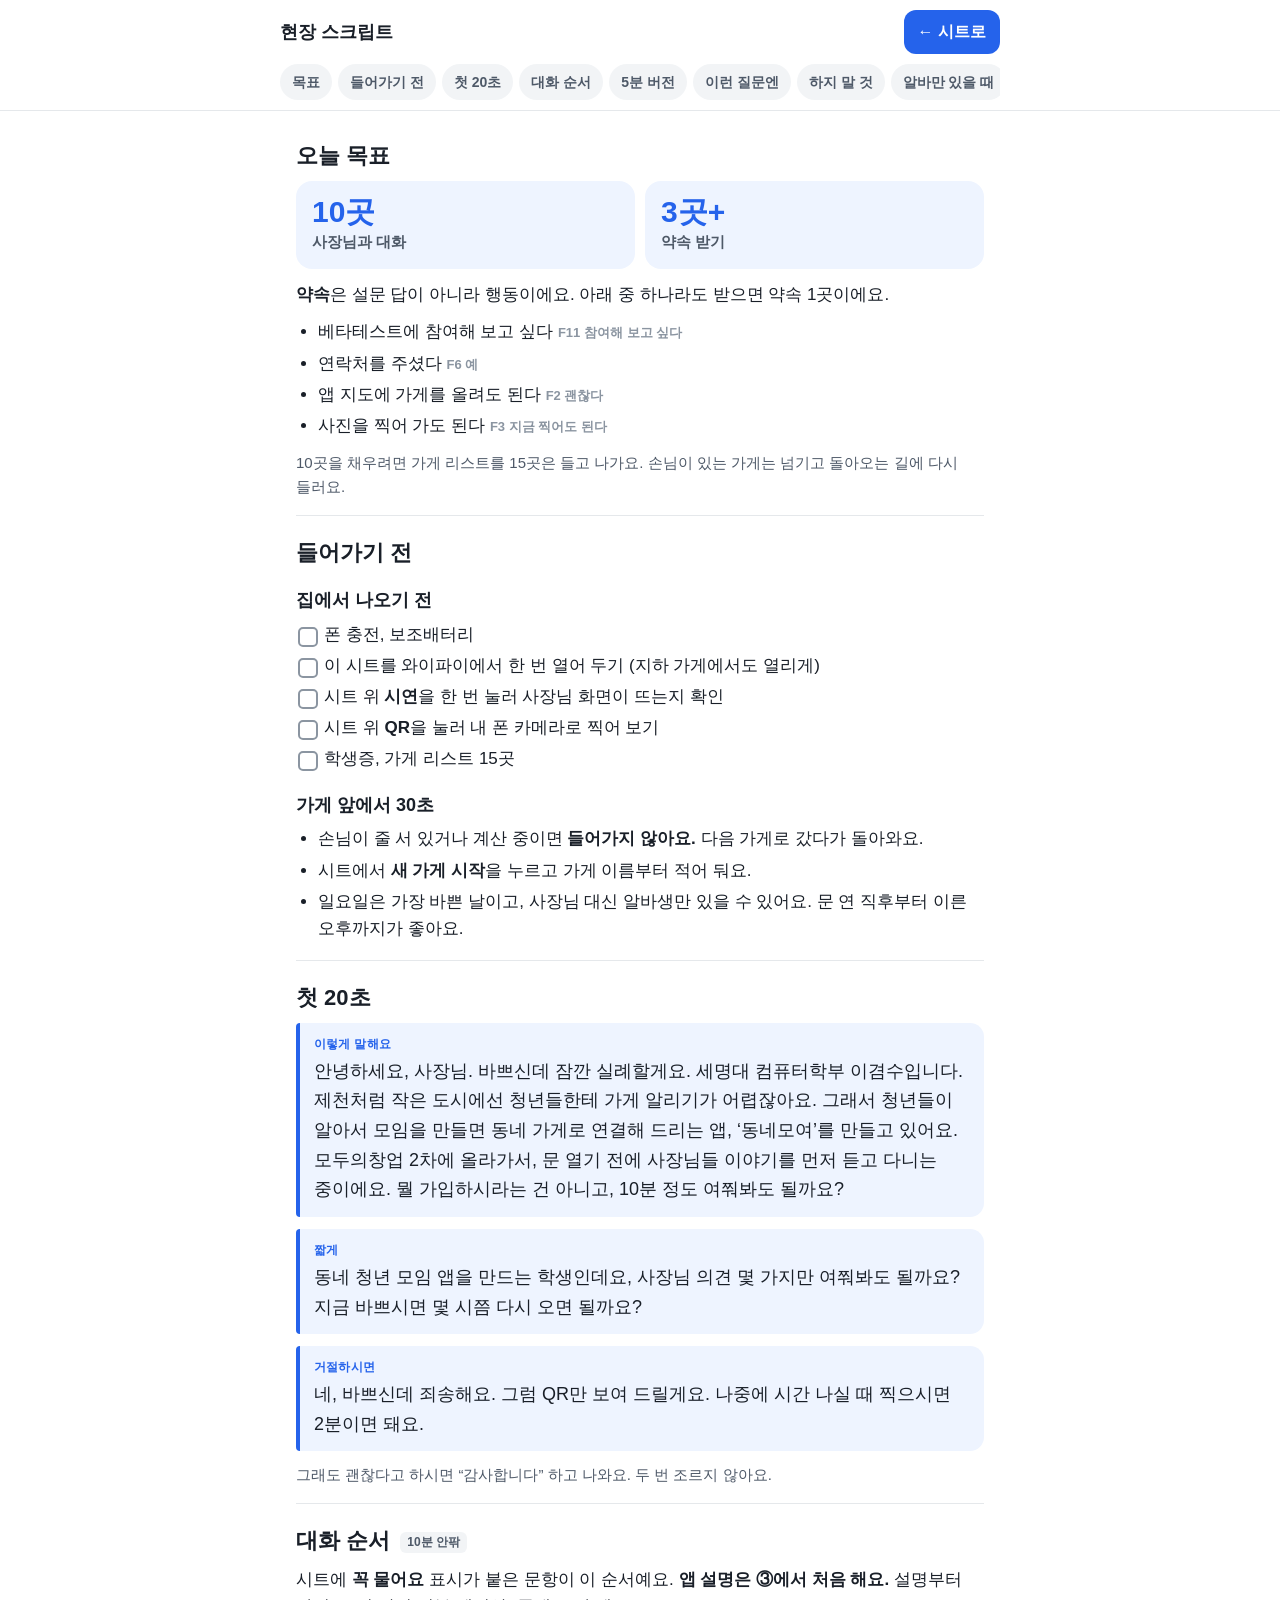
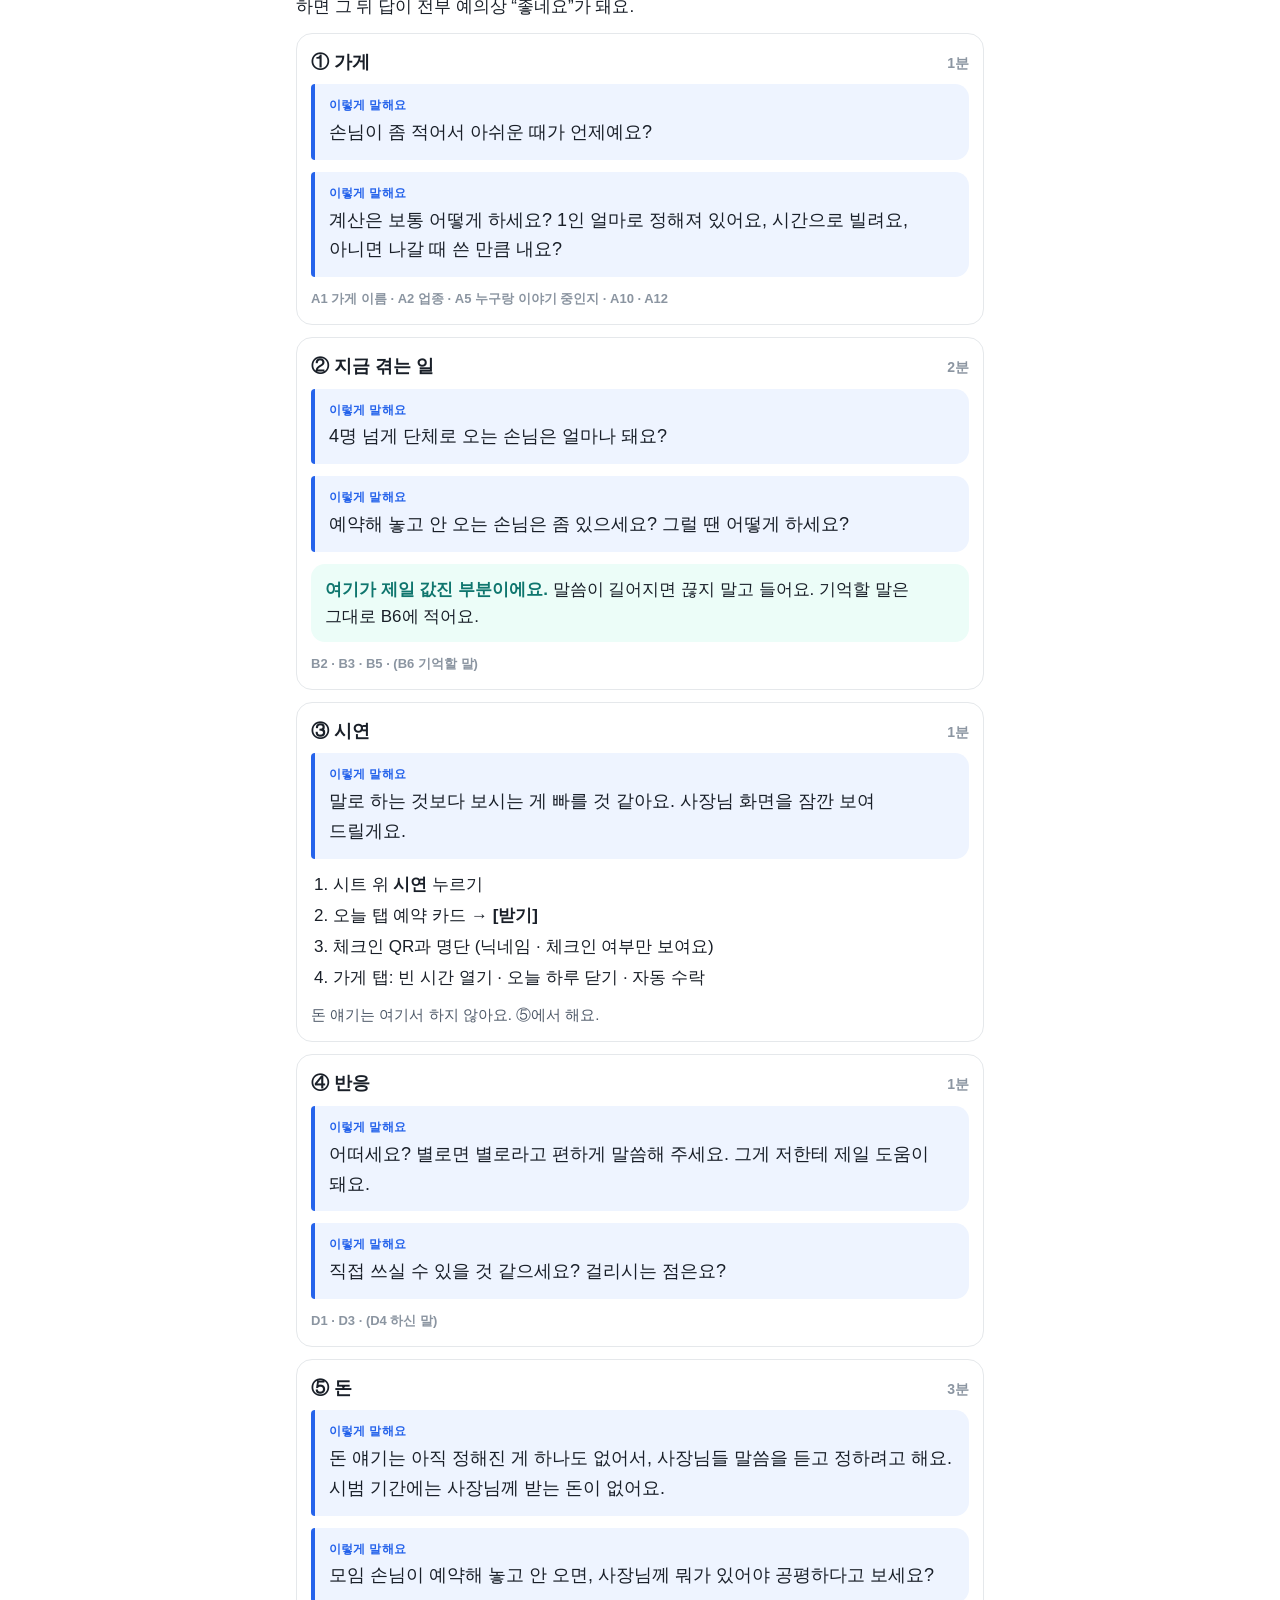
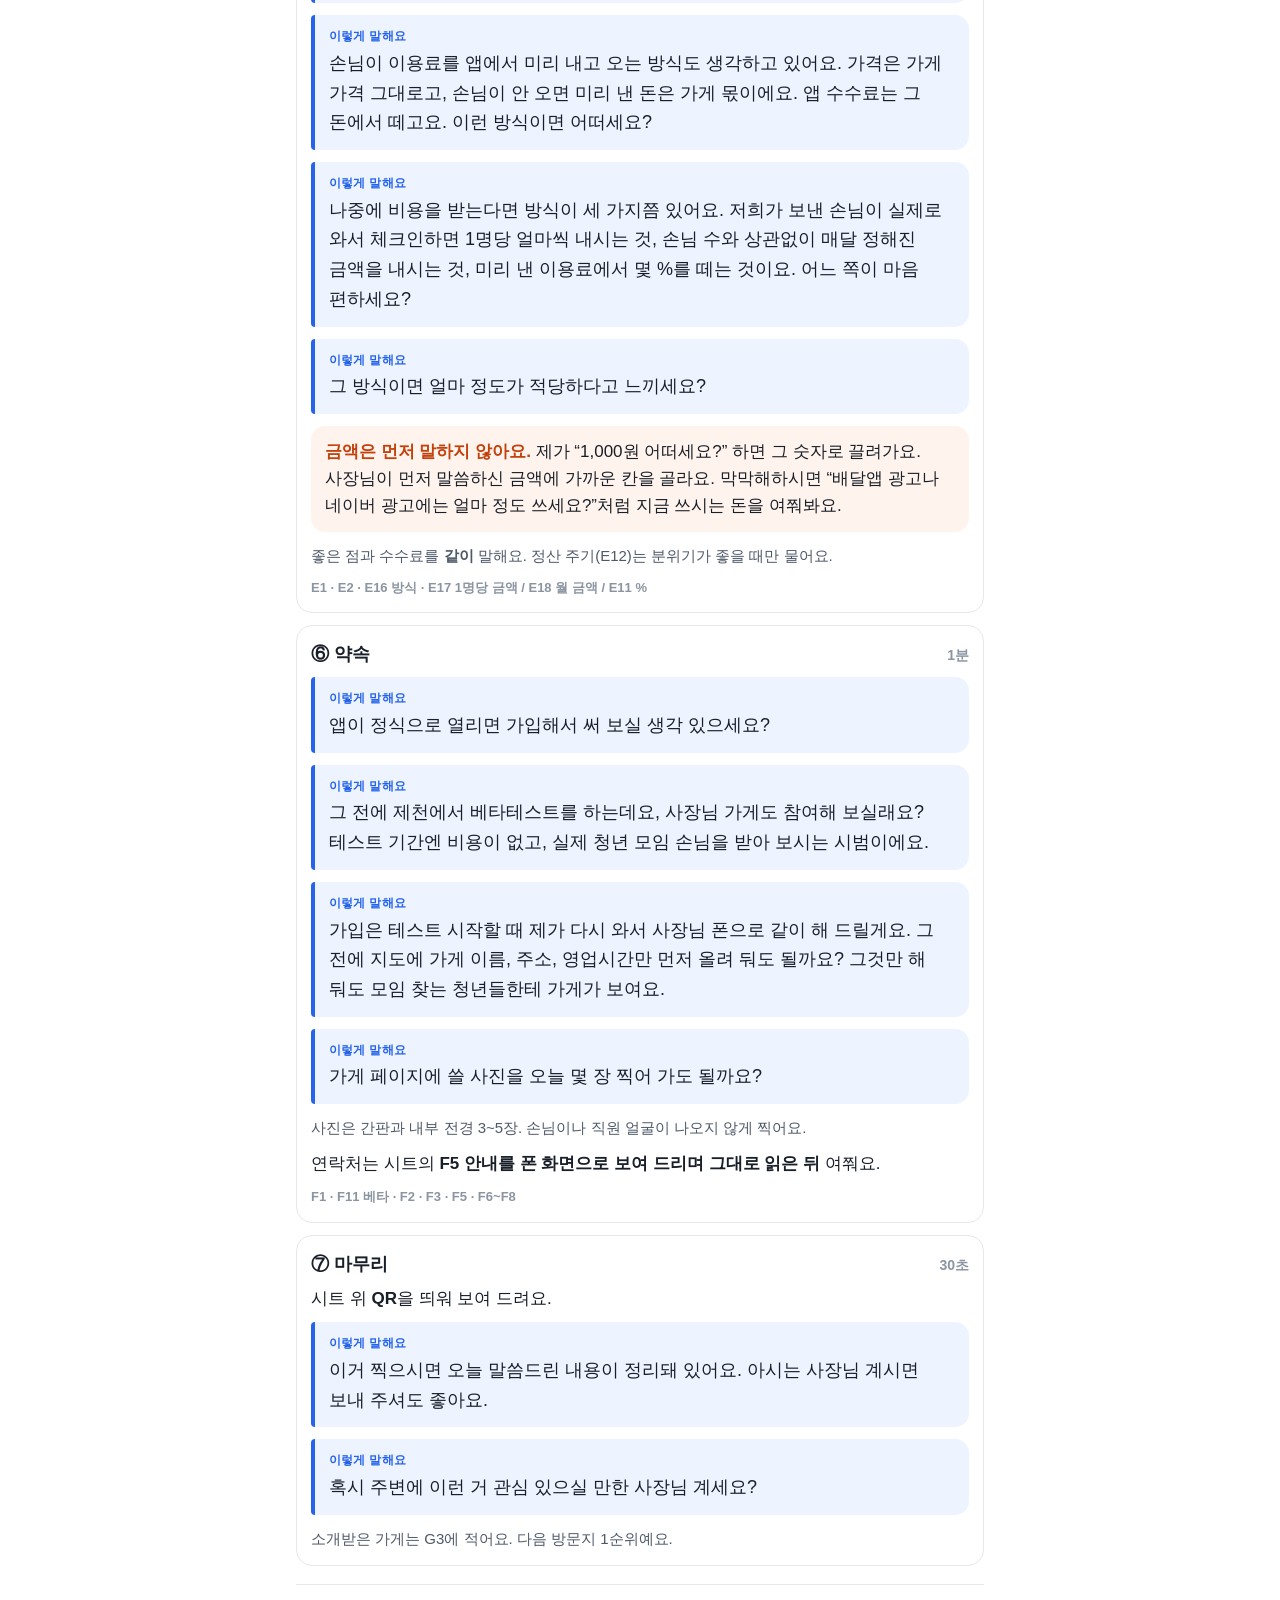
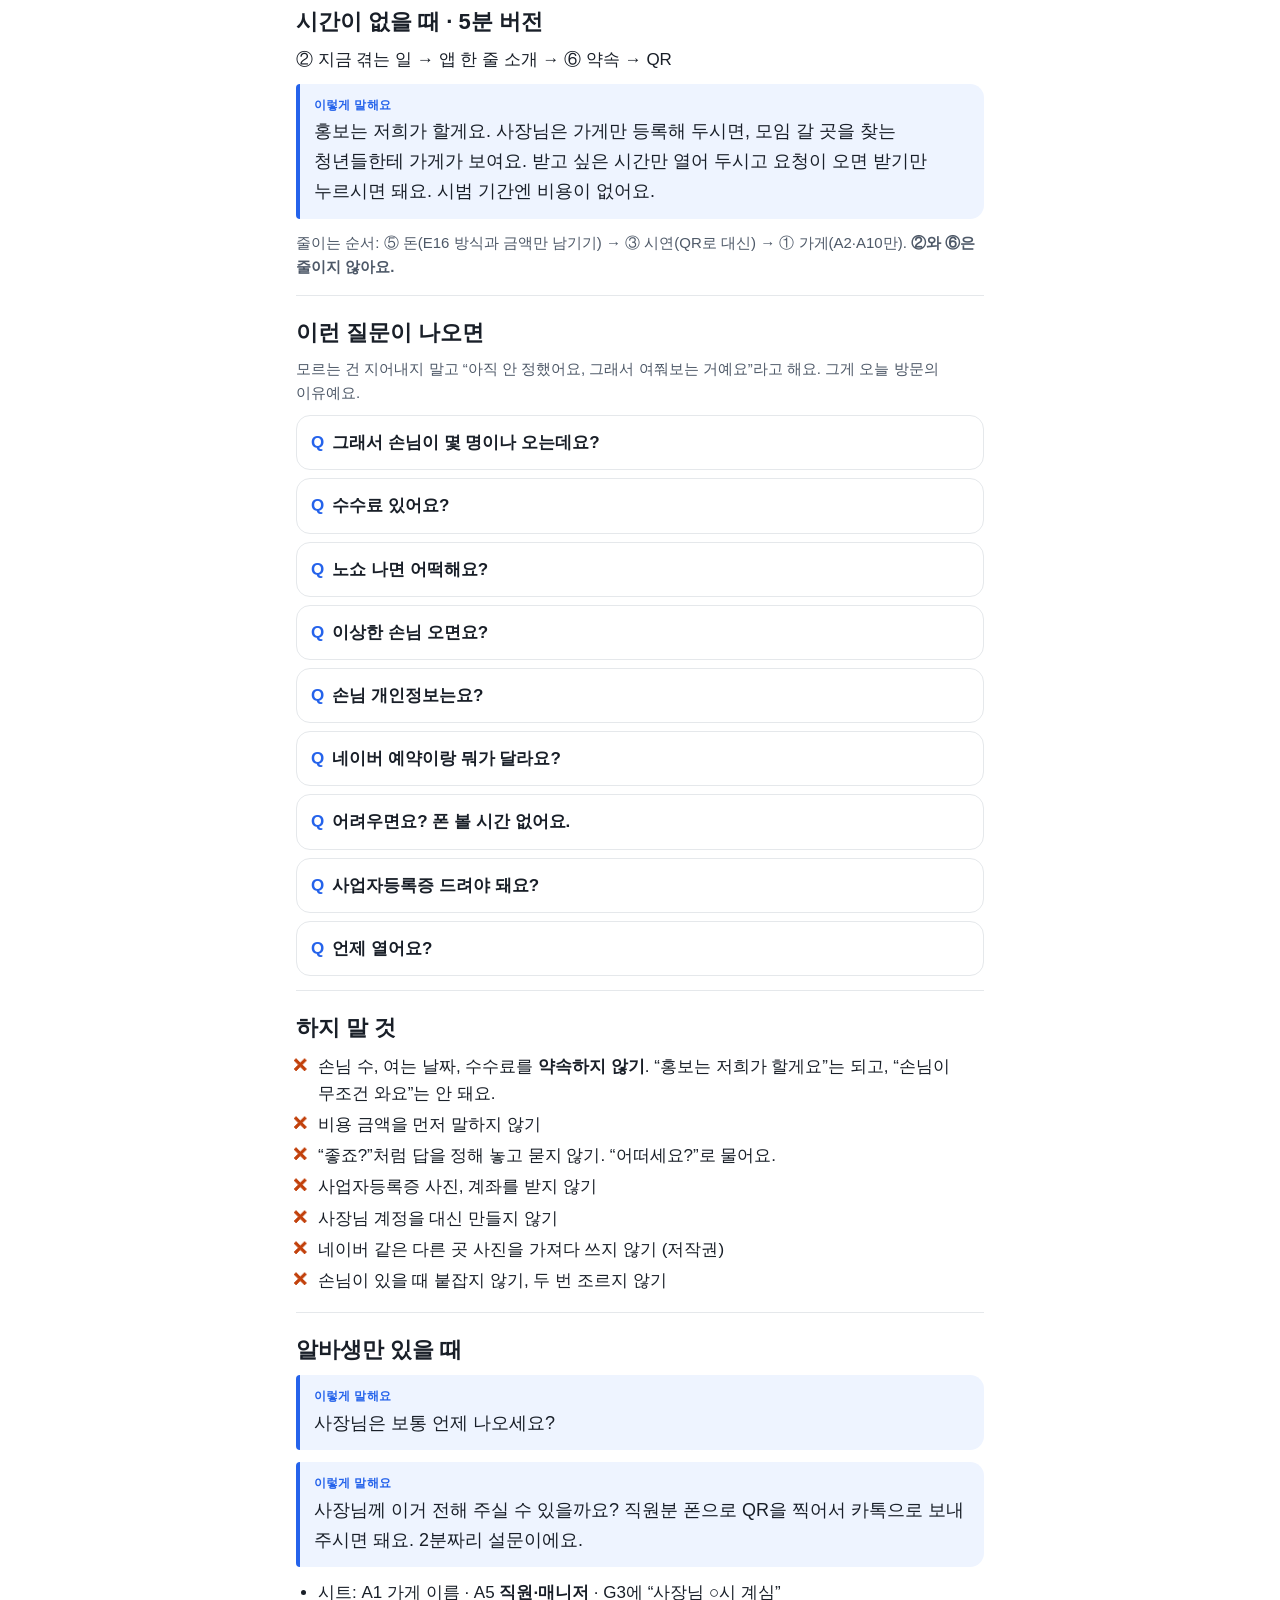
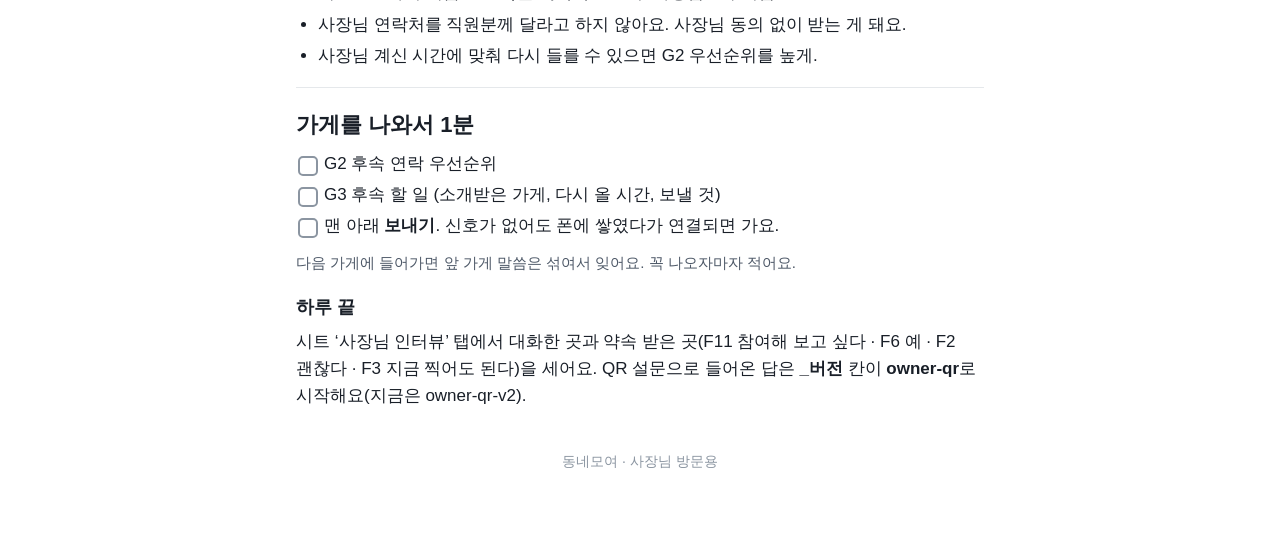
<file: i/script.html>
<!doctype html>
<html lang="ko">
<head>
<meta charset="utf-8">
<meta name="viewport" content="width=device-width, initial-scale=1, viewport-fit=cover">
<meta name="robots" content="noindex, nofollow, noarchive">
<meta name="referrer" content="no-referrer">
<meta name="color-scheme" content="light">
<meta name="theme-color" content="#FFFFFF">
<title>현장 스크립트</title>
<link rel="icon" href="../img/icon.svg" type="image/svg+xml">
<style>
  :root {
    --bg: #FFFFFF;
    --ink: #191F28;
    --ink-2: #4E5968;
    --ink-3: #8B95A1;
    --line: #E5E8EB;
    --soft: #F2F4F6;
    --blue: #2563EB;
    --blue-soft: #EEF4FF;
    --warn: #C2410C;
    --warn-soft: #FFF4ED;
    --ok: #0F766E;
    --ok-soft: #ECFDF8;
  }
  * { box-sizing: border-box; }
  html { -webkit-text-size-adjust: 100%; scroll-padding-top: 108px; }
  body {
    margin: 0; background: var(--bg); color: var(--ink);
    font-family: "Pretendard Variable", Pretendard, -apple-system, BlinkMacSystemFont, "Apple SD Gothic Neo", "Noto Sans KR", "Malgun Gothic", sans-serif;
    font-size: 17px; line-height: 1.6; word-break: keep-all; overflow-wrap: anywhere;
  }
  .top {
    position: sticky; top: 0; z-index: 5; background: rgba(255,255,255,.96);
    border-bottom: 1px solid var(--line); padding: 10px 16px 0;
    padding-top: max(10px, env(safe-area-inset-top));
  }
  .bar { display: flex; align-items: center; justify-content: space-between; gap: 12px; max-width: 720px; margin: 0 auto; }
  .bar h1 { font-size: 18px; margin: 0; font-weight: 800; }
  .back {
    display: inline-flex; align-items: center; gap: 4px; min-height: 44px; padding: 0 14px;
    border-radius: 12px; background: var(--blue); color: #fff; font-weight: 700; text-decoration: none; font-size: 16px;
  }
  nav.chips { display: flex; gap: 6px; overflow-x: auto; padding: 10px 0 10px; max-width: 720px; margin: 0 auto; scrollbar-width: none; }
  nav.chips::-webkit-scrollbar { display: none; }
  nav.chips a {
    flex: none; padding: 7px 12px; border-radius: 999px; background: var(--soft); color: var(--ink-2);
    text-decoration: none; font-size: 14px; font-weight: 700; white-space: nowrap;
  }
  main { max-width: 720px; margin: 0 auto; padding: 8px 16px 72px; }
  section { padding: 22px 0 6px; border-bottom: 1px solid var(--line); }
  section:last-of-type { border-bottom: 0; }
  h2 { font-size: 22px; line-height: 1.35; margin: 0 0 10px; font-weight: 800; }
  h2 .n { display: inline-block; min-width: 28px; color: var(--blue); }
  h3 { font-size: 18px; margin: 18px 0 6px; font-weight: 800; }
  p { margin: 0 0 10px; }
  ul, ol { margin: 0 0 12px; padding-left: 22px; }
  li { margin: 4px 0; }
  .muted { color: var(--ink-2); font-size: 15px; }
  .tag {
    display: inline-block; font-size: 12px; font-weight: 800; padding: 2px 7px; border-radius: 6px;
    background: var(--soft); color: var(--ink-2); vertical-align: 2px; margin-left: 4px;
  }
  .goal { display: grid; grid-template-columns: 1fr 1fr; gap: 10px; margin: 6px 0 12px; }
  .goal div { background: var(--blue-soft); border-radius: 16px; padding: 14px 16px; }
  .goal b { display: block; font-size: 30px; line-height: 1.1; color: var(--blue); font-weight: 800; }
  .goal span { font-size: 15px; color: var(--ink-2); font-weight: 600; }
  .say {
    background: var(--blue-soft); border-left: 4px solid var(--blue); border-radius: 4px 14px 14px 4px;
    padding: 12px 14px; margin: 8px 0 12px; font-size: 18px; line-height: 1.65;
  }
  .say::before { content: "이렇게 말해요"; display: block; font-size: 12px; font-weight: 800; color: var(--blue); margin-bottom: 2px; letter-spacing: .02em; }
  .say.short::before { content: "짧게"; }
  .say.no::before { content: "거절하시면"; }
  .box { border-radius: 14px; padding: 12px 14px; margin: 8px 0 12px; }
  .box.warn { background: var(--warn-soft); }
  .box.warn strong { color: var(--warn); }
  .box.ok { background: var(--ok-soft); }
  .box.ok strong { color: var(--ok); }
  .step { border: 1px solid var(--line); border-radius: 16px; padding: 14px 14px 4px; margin: 12px 0; }
  .step-h { display: flex; align-items: baseline; justify-content: space-between; gap: 8px; margin-bottom: 6px; }
  .step-h h3 { margin: 0; }
  .step-h .t { flex: none; font-size: 14px; color: var(--ink-3); font-weight: 700; }
  .q { font-weight: 700; }
  .ids { color: var(--ink-3); font-size: 13px; font-weight: 700; }
  details { border: 1px solid var(--line); border-radius: 14px; margin: 8px 0; }
  details[open] { background: #FAFBFC; }
  summary { cursor: pointer; list-style: none; padding: 13px 14px; font-weight: 700; display: flex; gap: 8px; align-items: flex-start; }
  summary::-webkit-details-marker { display: none; }
  summary::before { content: "Q"; color: var(--blue); font-weight: 800; flex: none; }
  details > div { padding: 0 14px 12px 34px; }
  .check li { list-style: none; position: relative; padding-left: 4px; }
  .check { padding-left: 24px; }
  .check li::before { content: ""; position: absolute; left: -22px; top: .35em; width: 16px; height: 16px; border: 2px solid var(--ink-3); border-radius: 5px; }
  .dont li::marker { content: "✕  "; color: var(--warn); font-weight: 800; }
  .foot { text-align: center; color: var(--ink-3); font-size: 14px; padding: 24px 0 0; }
</style>
</head>
<body>

<header class="top">
  <div class="bar">
    <h1>현장 스크립트</h1>
    <a class="back" href="./">← 시트로</a>
  </div>
  <nav class="chips" aria-label="바로가기">
    <a href="#goal">목표</a>
    <a href="#before">들어가기 전</a>
    <a href="#open">첫 20초</a>
    <a href="#flow">대화 순서</a>
    <a href="#short">5분 버전</a>
    <a href="#faq">이런 질문엔</a>
    <a href="#dont">하지 말 것</a>
    <a href="#staff">알바만 있을 때</a>
    <a href="#after">나와서</a>
  </nav>
</header>

<main>

<section id="goal">
  <h2>오늘 목표</h2>
  <div class="goal">
    <div><b>10곳</b><span>사장님과 대화</span></div>
    <div><b>3곳+</b><span>약속 받기</span></div>
  </div>
  <p><strong>약속</strong>은 설문 답이 아니라 행동이에요. 아래 중 하나라도 받으면 약속 1곳이에요.</p>
  <ul>
    <li>베타테스트에 참여해 보고 싶다 <span class="ids">F11 참여해 보고 싶다</span></li>
    <li>연락처를 주셨다 <span class="ids">F6 예</span></li>
    <li>앱 지도에 가게를 올려도 된다 <span class="ids">F2 괜찮다</span></li>
    <li>사진을 찍어 가도 된다 <span class="ids">F3 지금 찍어도 된다</span></li>
  </ul>
  <p class="muted">10곳을 채우려면 가게 리스트를 15곳은 들고 나가요. 손님이 있는 가게는 넘기고 돌아오는 길에 다시 들러요.</p>
</section>

<section id="before">
  <h2>들어가기 전</h2>
  <h3>집에서 나오기 전</h3>
  <ul class="check">
    <li>폰 충전, 보조배터리</li>
    <li>이 시트를 와이파이에서 한 번 열어 두기 (지하 가게에서도 열리게)</li>
    <li>시트 위 <b>시연</b>을 한 번 눌러 사장님 화면이 뜨는지 확인</li>
    <li>시트 위 <b>QR</b>을 눌러 내 폰 카메라로 찍어 보기</li>
    <li>학생증, 가게 리스트 15곳</li>
  </ul>
  <h3>가게 앞에서 30초</h3>
  <ul>
    <li>손님이 줄 서 있거나 계산 중이면 <b>들어가지 않아요.</b> 다음 가게로 갔다가 돌아와요.</li>
    <li>시트에서 <b>새 가게 시작</b>을 누르고 가게 이름부터 적어 둬요.</li>
    <li>일요일은 가장 바쁜 날이고, 사장님 대신 알바생만 있을 수 있어요. 문 연 직후부터 이른 오후까지가 좋아요.</li>
  </ul>
</section>

<section id="open">
  <h2>첫 20초</h2>
  <p class="say">안녕하세요, 사장님. 바쁘신데 잠깐 실례할게요. 세명대 컴퓨터학부 이겸수입니다. 제천처럼 작은 도시에선 청년들한테 가게 알리기가 어렵잖아요. 그래서 청년들이 알아서 모임을 만들면 동네 가게로 연결해 드리는 앱, ‘동네모여’를 만들고 있어요. 모두의창업 2차에 올라가서, 문 열기 전에 사장님들 이야기를 먼저 듣고 다니는 중이에요. 뭘 가입하시라는 건 아니고, 10분 정도 여쭤봐도 될까요?</p>
  <p class="say short">동네 청년 모임 앱을 만드는 학생인데요, 사장님 의견 몇 가지만 여쭤봐도 될까요? 지금 바쁘시면 몇 시쯤 다시 오면 될까요?</p>
  <p class="say no">네, 바쁘신데 죄송해요. 그럼 QR만 보여 드릴게요. 나중에 시간 나실 때 찍으시면 2분이면 돼요.</p>
  <p class="muted">그래도 괜찮다고 하시면 “감사합니다” 하고 나와요. 두 번 조르지 않아요.</p>
</section>

<section id="flow">
  <h2>대화 순서 <span class="tag">10분 안팎</span></h2>
  <p>시트에 <b>꼭 물어요</b> 표시가 붙은 문항이 이 순서예요. <b>앱 설명은 ③에서 처음 해요.</b> 설명부터 하면 그 뒤 답이 전부 예의상 “좋네요”가 돼요.</p>

  <div class="step">
    <div class="step-h"><h3>① 가게</h3><span class="t">1분</span></div>
    <p class="say">손님이 좀 적어서 아쉬운 때가 언제예요?</p>
    <p class="say">계산은 보통 어떻게 하세요? 1인 얼마로 정해져 있어요, 시간으로 빌려요, 아니면 나갈 때 쓴 만큼 내요?</p>
    <p class="ids">A1 가게 이름 · A2 업종 · A5 누구랑 이야기 중인지 · A10 · A12</p>
  </div>

  <div class="step">
    <div class="step-h"><h3>② 지금 겪는 일</h3><span class="t">2분</span></div>
    <p class="say">4명 넘게 단체로 오는 손님은 얼마나 돼요?</p>
    <p class="say">예약해 놓고 안 오는 손님은 좀 있으세요? 그럴 땐 어떻게 하세요?</p>
    <div class="box ok"><strong>여기가 제일 값진 부분이에요.</strong> 말씀이 길어지면 끊지 말고 들어요. 기억할 말은 그대로 B6에 적어요.</div>
    <p class="ids">B2 · B3 · B5 · (B6 기억할 말)</p>
  </div>

  <div class="step">
    <div class="step-h"><h3>③ 시연</h3><span class="t">1분</span></div>
    <p class="say">말로 하는 것보다 보시는 게 빠를 것 같아요. 사장님 화면을 잠깐 보여 드릴게요.</p>
    <ol>
      <li>시트 위 <b>시연</b> 누르기</li>
      <li>오늘 탭 예약 카드 → <b>[받기]</b></li>
      <li>체크인 QR과 명단 (닉네임 · 체크인 여부만 보여요)</li>
      <li>가게 탭: 빈 시간 열기 · 오늘 하루 닫기 · 자동 수락</li>
    </ol>
    <p class="muted">돈 얘기는 여기서 하지 않아요. ⑤에서 해요.</p>
  </div>

  <div class="step">
    <div class="step-h"><h3>④ 반응</h3><span class="t">1분</span></div>
    <p class="say">어떠세요? 별로면 별로라고 편하게 말씀해 주세요. 그게 저한테 제일 도움이 돼요.</p>
    <p class="say">직접 쓰실 수 있을 것 같으세요? 걸리시는 점은요?</p>
    <p class="ids">D1 · D3 · (D4 하신 말)</p>
  </div>

  <div class="step">
    <div class="step-h"><h3>⑤ 돈</h3><span class="t">3분</span></div>
    <p class="say">돈 얘기는 아직 정해진 게 하나도 없어서, 사장님들 말씀을 듣고 정하려고 해요. 시범 기간에는 사장님께 받는 돈이 없어요.</p>
    <p class="say">모임 손님이 예약해 놓고 안 오면, 사장님께 뭐가 있어야 공평하다고 보세요?</p>
    <p class="say">손님이 이용료를 앱에서 미리 내고 오는 방식도 생각하고 있어요. 가격은 가게 가격 그대로고, 손님이 안 오면 미리 낸 돈은 가게 몫이에요. 앱 수수료는 그 돈에서 떼고요. 이런 방식이면 어떠세요?</p>
    <p class="say">나중에 비용을 받는다면 방식이 세 가지쯤 있어요. 저희가 보낸 손님이 실제로 와서 체크인하면 1명당 얼마씩 내시는 것, 손님 수와 상관없이 매달 정해진 금액을 내시는 것, 미리 낸 이용료에서 몇 %를 떼는 것이요. 어느 쪽이 마음 편하세요?</p>
    <p class="say">그 방식이면 얼마 정도가 적당하다고 느끼세요?</p>
    <div class="box warn"><strong>금액은 먼저 말하지 않아요.</strong> 제가 “1,000원 어떠세요?” 하면 그 숫자로 끌려가요. 사장님이 먼저 말씀하신 금액에 가까운 칸을 골라요. 막막해하시면 “배달앱 광고나 네이버 광고에는 얼마 정도 쓰세요?”처럼 지금 쓰시는 돈을 여쭤봐요.</div>
    <p class="muted">좋은 점과 수수료를 <b>같이</b> 말해요. 정산 주기(E12)는 분위기가 좋을 때만 물어요.</p>
    <p class="ids">E1 · E2 · E16 방식 · E17 1명당 금액 / E18 월 금액 / E11 %</p>
  </div>

  <div class="step">
    <div class="step-h"><h3>⑥ 약속</h3><span class="t">1분</span></div>
    <p class="say">앱이 정식으로 열리면 가입해서 써 보실 생각 있으세요?</p>
    <p class="say">그 전에 제천에서 베타테스트를 하는데요, 사장님 가게도 참여해 보실래요? 테스트 기간엔 비용이 없고, 실제 청년 모임 손님을 받아 보시는 시범이에요.</p>
    <p class="say">가입은 테스트 시작할 때 제가 다시 와서 사장님 폰으로 같이 해 드릴게요. 그 전에 지도에 가게 이름, 주소, 영업시간만 먼저 올려 둬도 될까요? 그것만 해 둬도 모임 찾는 청년들한테 가게가 보여요.</p>
    <p class="say">가게 페이지에 쓸 사진을 오늘 몇 장 찍어 가도 될까요?</p>
    <p class="muted">사진은 간판과 내부 전경 3~5장. 손님이나 직원 얼굴이 나오지 않게 찍어요.</p>
    <p>연락처는 시트의 <b>F5 안내를 폰 화면으로 보여 드리며 그대로 읽은 뒤</b> 여쭤요.</p>
    <p class="ids">F1 · F11 베타 · F2 · F3 · F5 · F6~F8</p>
  </div>

  <div class="step">
    <div class="step-h"><h3>⑦ 마무리</h3><span class="t">30초</span></div>
    <p>시트 위 <b>QR</b>을 띄워 보여 드려요.</p>
    <p class="say">이거 찍으시면 오늘 말씀드린 내용이 정리돼 있어요. 아시는 사장님 계시면 보내 주셔도 좋아요.</p>
    <p class="say">혹시 주변에 이런 거 관심 있으실 만한 사장님 계세요?</p>
    <p class="muted">소개받은 가게는 G3에 적어요. 다음 방문지 1순위예요.</p>
  </div>
</section>

<section id="short">
  <h2>시간이 없을 때 · 5분 버전</h2>
  <p>② 지금 겪는 일 → 앱 한 줄 소개 → ⑥ 약속 → QR</p>
  <p class="say">홍보는 저희가 할게요. 사장님은 가게만 등록해 두시면, 모임 갈 곳을 찾는 청년들한테 가게가 보여요. 받고 싶은 시간만 열어 두시고 요청이 오면 받기만 누르시면 돼요. 시범 기간엔 비용이 없어요.</p>
  <p class="muted">줄이는 순서: ⑤ 돈(E16 방식과 금액만 남기기) → ③ 시연(QR로 대신) → ① 가게(A2·A10만). <b>②와 ⑥은 줄이지 않아요.</b></p>
</section>

<section id="faq">
  <h2>이런 질문이 나오면</h2>
  <p class="muted">모르는 건 지어내지 말고 “아직 안 정했어요, 그래서 여쭤보는 거예요”라고 해요. 그게 오늘 방문의 이유예요.</p>

  <details>
    <summary>그래서 손님이 몇 명이나 오는데요?</summary>
    <div><p>아직 문 열기 전이라 약속드릴 숫자는 없어요. 지금 제천 청년들한테 설문을 받으면서 베타테스터를 모으고 있고, 베타는 신청한 청년들로 시작해요. 시범 기간엔 비용이 없어서 사장님이 손해 보실 건 없어요.</p></div>
  </details>
  <details>
    <summary>수수료 있어요?</summary>
    <div><p>시범 기간에는 받지 않아요. 그 뒤의 방식과 금액은 아직 정하지 않았고, 사장님들 말씀을 듣고 정할 거예요. 정해지면 시작하기 전에 먼저 알려 드릴게요.</p></div>
  </details>
  <details>
    <summary>노쇼 나면 어떡해요?</summary>
    <div><p>모임 전에 앱이 참가자들에게 미리 알림을 보내고, 약속을 어긴 사람은 기록이 남아 한동안 모임에 못 들어와요. 노쇼로 생긴 가게 손해를 어떻게 할지는 아직 안 정했어요. 그래서 오늘 여쭤보는 거예요.</p></div>
  </details>
  <details>
    <summary>이상한 손님 오면요?</summary>
    <div><p>모임은 3명 이상이 모여서 공개된 가게에서만 만나요. 약속을 어기거나 신고가 들어온 사람은 기록이 남아요.</p></div>
  </details>
  <details>
    <summary>손님 개인정보는요?</summary>
    <div><p>사장님 화면에는 손님 닉네임과 체크인했는지만 보여요. 그것도 모임 당일에만요. 이름이나 전화번호는 넘어가지 않아요.</p></div>
  </details>
  <details>
    <summary>네이버 예약이랑 뭐가 달라요?</summary>
    <div><p>네이버는 이미 가게를 찾는 손님이 써요. 동네모여는 아직 같이 갈 사람이 없던 청년들이 모임을 만들어서 가게로 가요. 새로 생기는 손님이에요. 네이버 예약은 지금처럼 쓰시면 돼요.</p></div>
  </details>
  <details>
    <summary>어려우면요? 폰 볼 시간 없어요.</summary>
    <div><p>누를 버튼은 [받기]와 [어려워요] 두 개예요. 자동 수락을 켜 두시면 그것도 안 누르셔도 돼요. 처음 쓰실 땐 찾아와서 같이 켜 드릴게요.</p></div>
  </details>
  <details>
    <summary>사업자등록증 드려야 돼요?</summary>
    <div><p>안 받아요. 가입은 나중에 사장님 폰에서 직접 하시고, 가게 확인은 사업자번호 같은 번호 몇 가지로만 해요. 오늘은 아무것도 안 받아요.</p></div>
  </details>
  <details>
    <summary>언제 열어요?</summary>
    <div><p>제천에서 베타테스트부터 시작해요. 날짜가 정해지면 연락처 주신 분께 먼저 알려 드릴게요.</p></div>
  </details>
</section>

<section id="dont">
  <h2>하지 말 것</h2>
  <ul class="dont">
    <li>손님 수, 여는 날짜, 수수료를 <b>약속하지 않기</b>. “홍보는 저희가 할게요”는 되고, “손님이 무조건 와요”는 안 돼요.</li>
    <li>비용 금액을 먼저 말하지 않기</li>
    <li>“좋죠?”처럼 답을 정해 놓고 묻지 않기. “어떠세요?”로 물어요.</li>
    <li>사업자등록증 사진, 계좌를 받지 않기</li>
    <li>사장님 계정을 대신 만들지 않기</li>
    <li>네이버 같은 다른 곳 사진을 가져다 쓰지 않기 (저작권)</li>
    <li>손님이 있을 때 붙잡지 않기, 두 번 조르지 않기</li>
  </ul>
</section>

<section id="staff">
  <h2>알바생만 있을 때</h2>
  <p class="say">사장님은 보통 언제 나오세요?</p>
  <p class="say">사장님께 이거 전해 주실 수 있을까요? 직원분 폰으로 QR을 찍어서 카톡으로 보내 주시면 돼요. 2분짜리 설문이에요.</p>
  <ul>
    <li>시트: A1 가게 이름 · A5 <b>직원·매니저</b> · G3에 “사장님 ○시 계심”</li>
    <li>사장님 연락처를 직원분께 달라고 하지 않아요. 사장님 동의 없이 받는 게 돼요.</li>
    <li>사장님 계신 시간에 맞춰 다시 들를 수 있으면 G2 우선순위를 높게.</li>
  </ul>
</section>

<section id="after">
  <h2>가게를 나와서 1분</h2>
  <ul class="check">
    <li>G2 후속 연락 우선순위</li>
    <li>G3 후속 할 일 (소개받은 가게, 다시 올 시간, 보낼 것)</li>
    <li>맨 아래 <b>보내기</b>. 신호가 없어도 폰에 쌓였다가 연결되면 가요.</li>
  </ul>
  <p class="muted">다음 가게에 들어가면 앞 가게 말씀은 섞여서 잊어요. 꼭 나오자마자 적어요.</p>
  <h3>하루 끝</h3>
  <p>시트 ‘사장님 인터뷰’ 탭에서 대화한 곳과 약속 받은 곳(F11 참여해 보고 싶다 · F6 예 · F2 괜찮다 · F3 지금 찍어도 된다)을 세어요. QR 설문으로 들어온 답은 <b>_버전</b> 칸이 <b>owner-qr</b>로 시작해요(지금은 owner-qr-v2).</p>
</section>

<p class="foot">동네모여 · 사장님 방문용</p>
</main>

</body>
</html>
</file>
